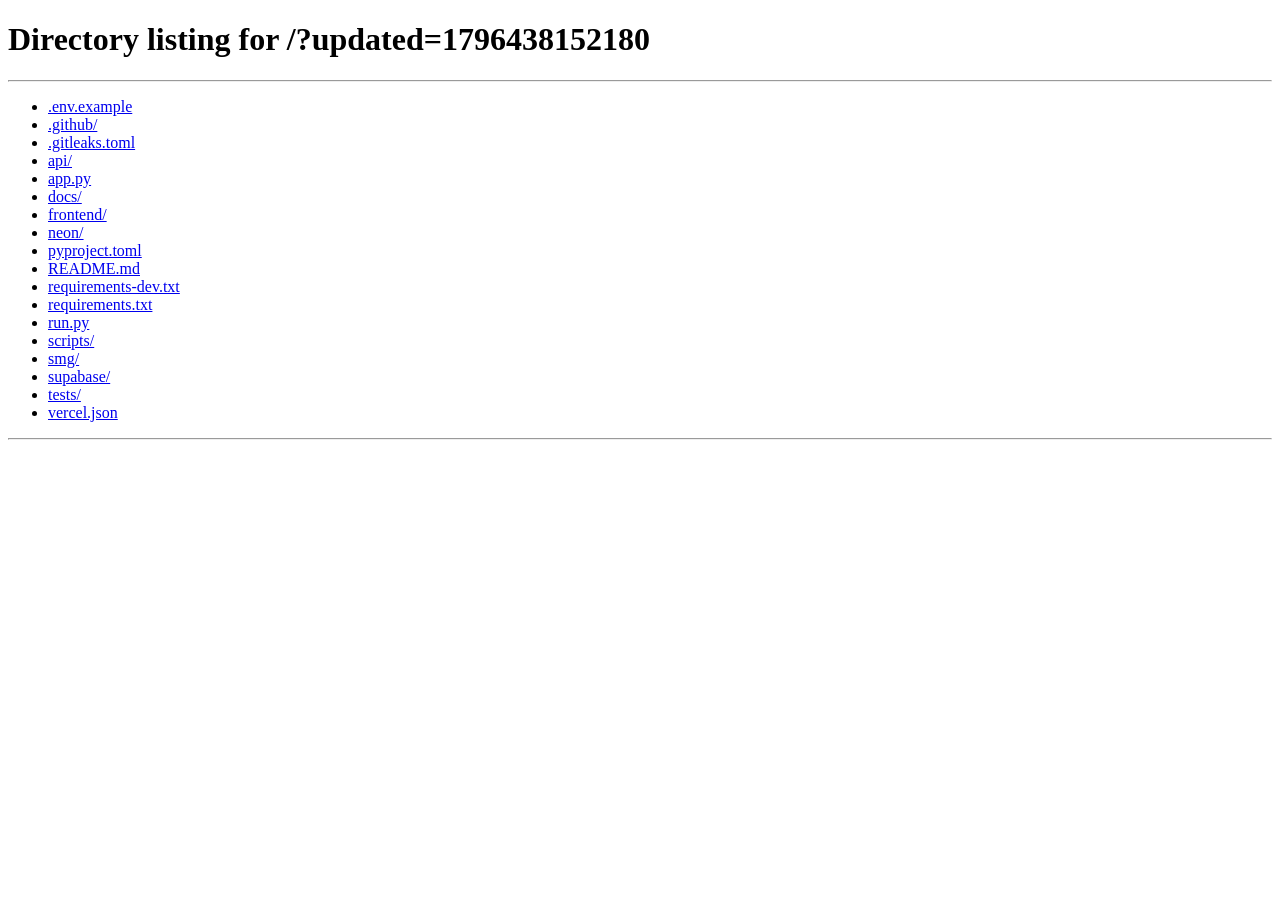
<file: frontend/atualizar.html>
<!doctype html>
<html lang="pt-BR">
<head>
  <meta charset="UTF-8" />
  <meta name="viewport" content="width=device-width, initial-scale=1.0" />
  <meta http-equiv="Cache-Control" content="no-store, no-cache, must-revalidate" />
  <meta http-equiv="Pragma" content="no-cache" />
  <meta http-equiv="Expires" content="0" />
  <title>Atualizando Arte de Aprender</title>
  <style>
    body{font-family:-apple-system,BlinkMacSystemFont,"Segoe UI",sans-serif;background:#f8f2fb;color:#2f2433;min-height:100vh;margin:0;display:grid;place-items:center;padding:24px}
    main{max-width:520px;width:100%;background:#fff;border-radius:24px;padding:28px;box-shadow:0 18px 50px rgba(73,43,82,.14);text-align:center}
    h1{color:#713978;margin:0 0 12px}p{line-height:1.55;color:#5a515f}strong{color:#713978}
    button{border:0;border-radius:14px;padding:13px 20px;background:linear-gradient(135deg,#9f5aa6,#713978);color:#fff;font-weight:800;cursor:pointer}
  </style>
</head>
<body>
  <main>
    <h1>Atualizando o Arte de Aprender</h1>
    <p id="status">Removendo apenas os arquivos temporários da versão anterior. <strong>Seus cadastros não serão apagados.</strong></p>
    <button id="retry" type="button" hidden>Tentar novamente</button>
  </main>
  <script src="atualizar.js?v=1" defer></script>
</body>
</html>
</file>
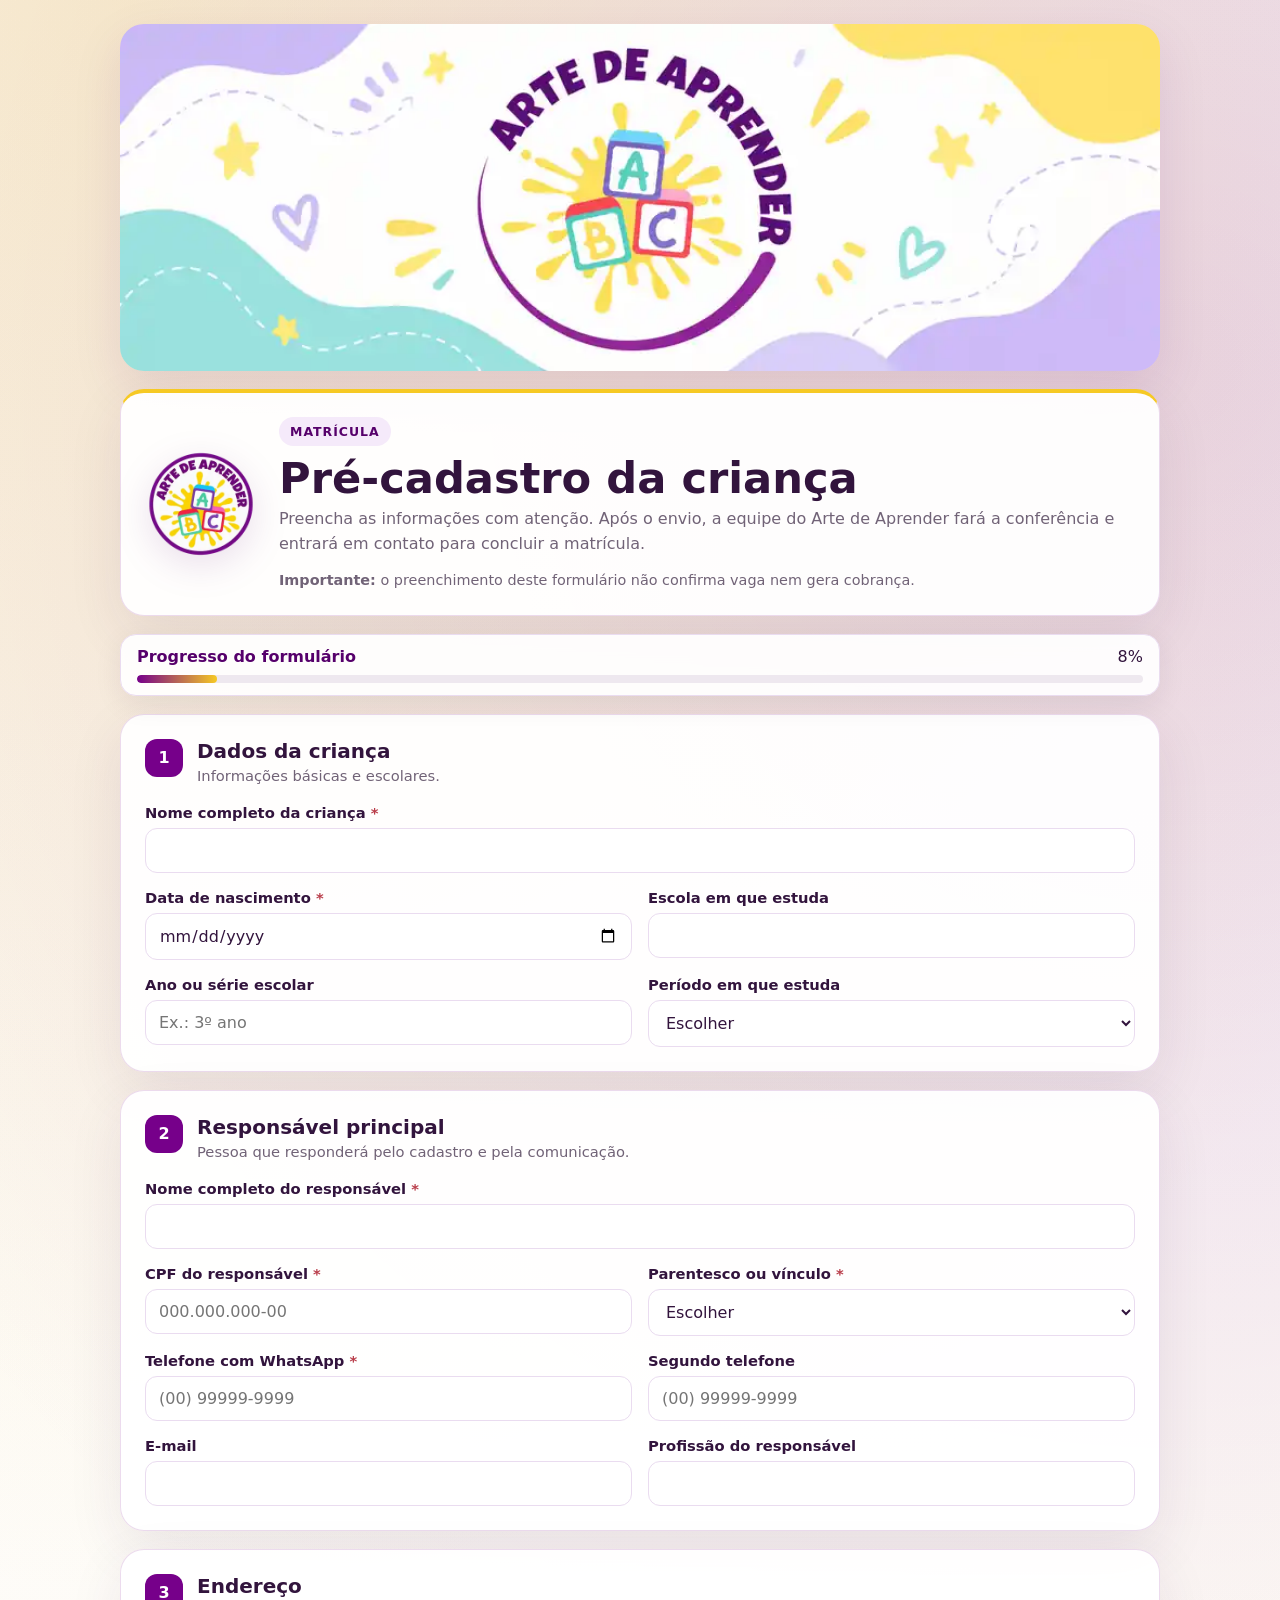
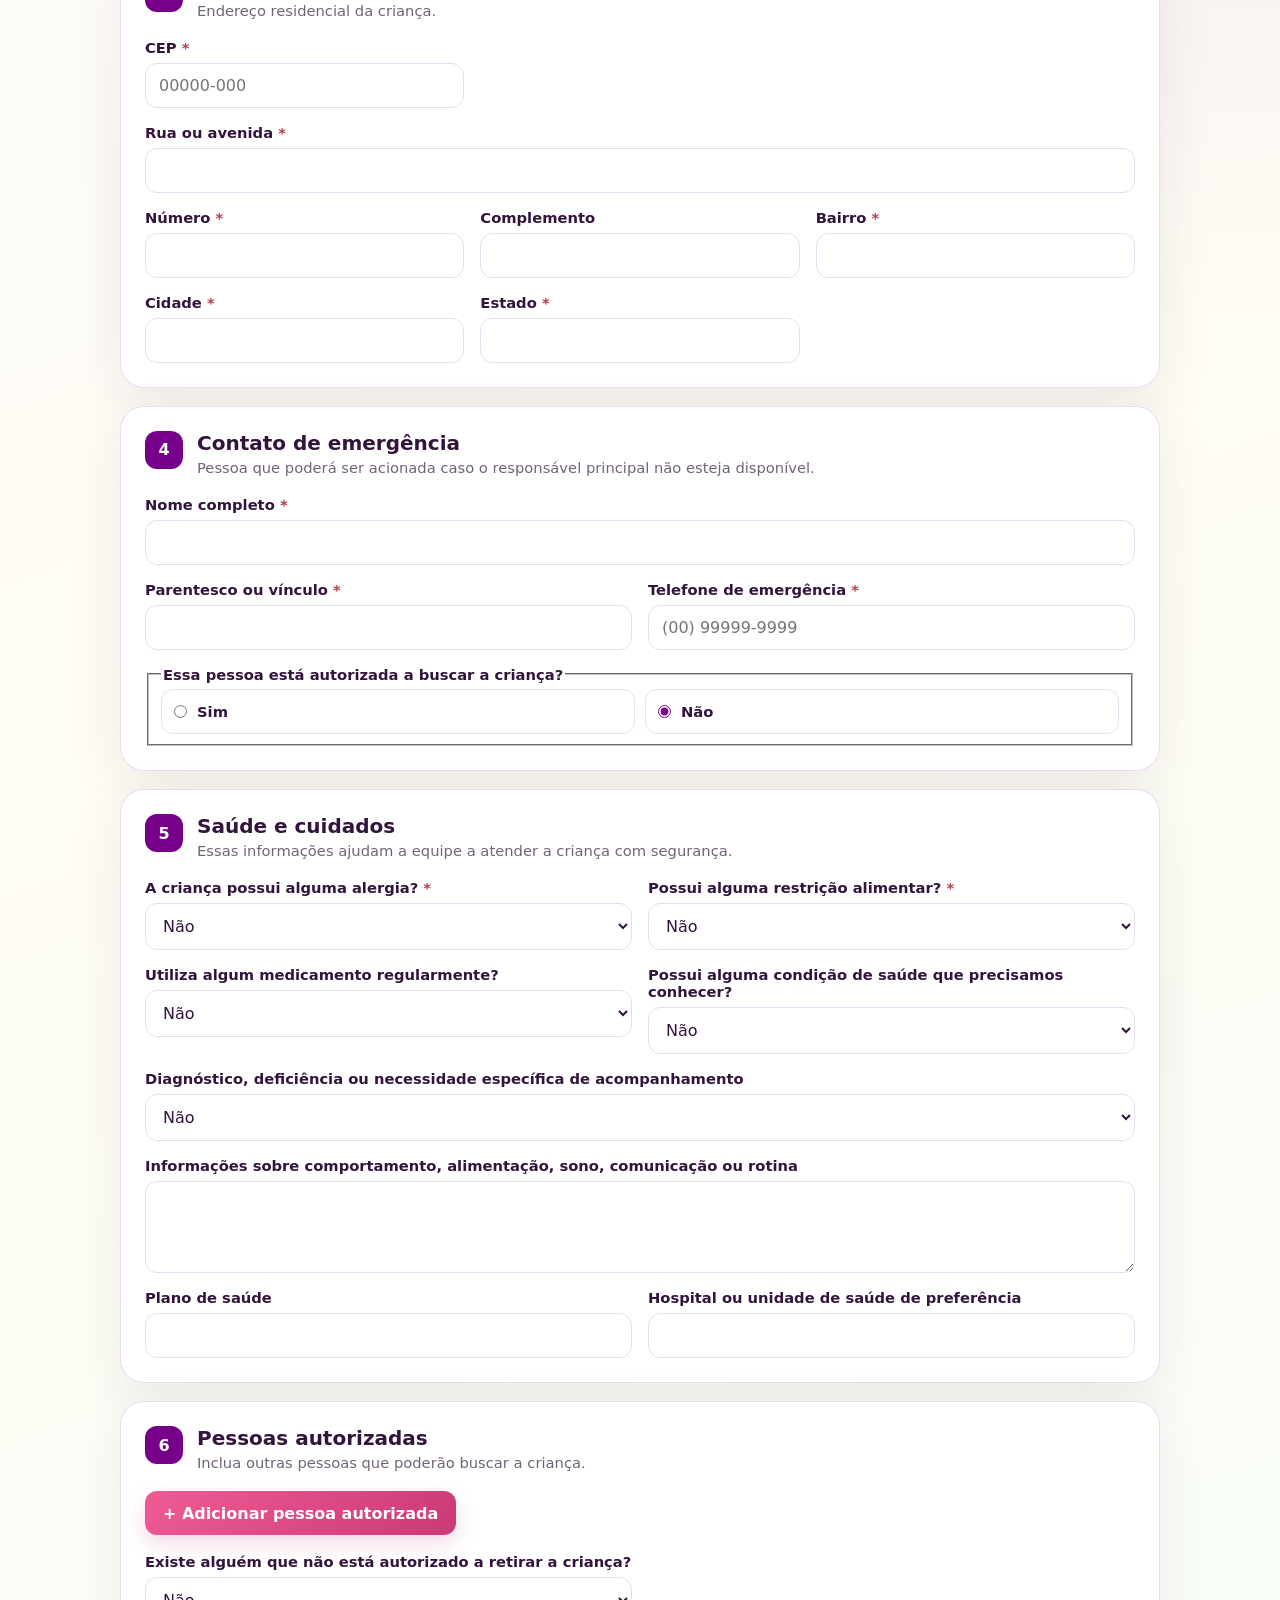
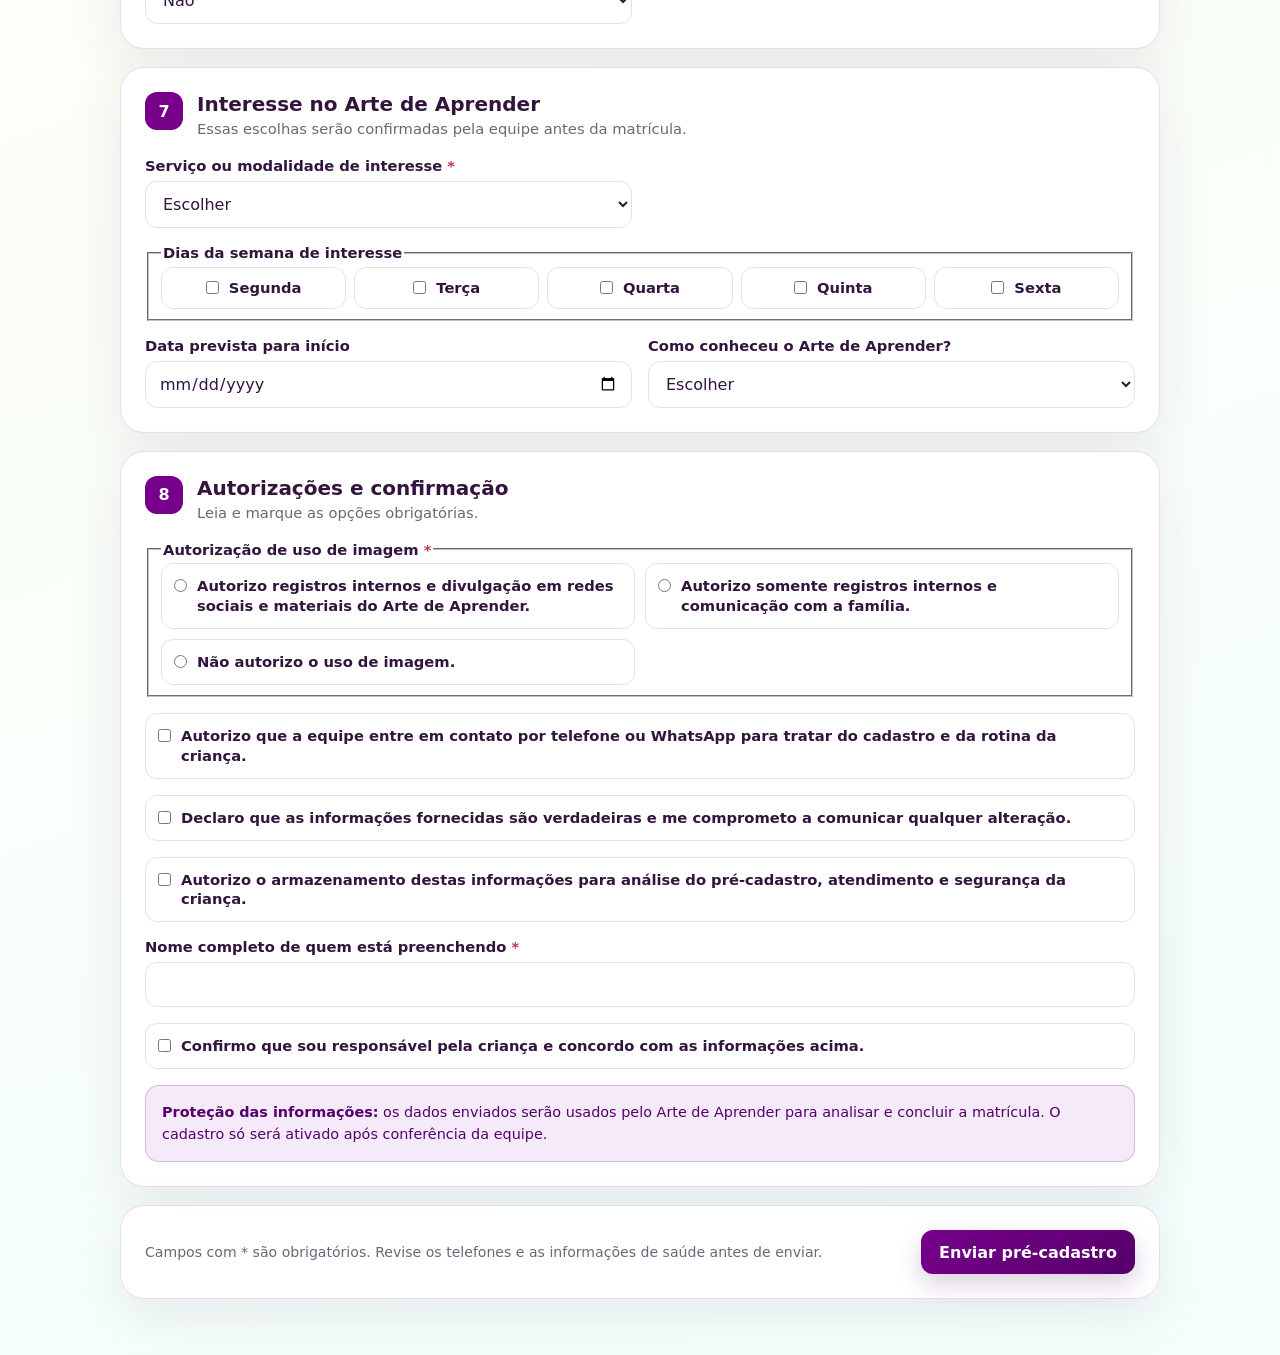
<file: frontend/pre-cadastro.html>
<!doctype html>
<html lang="pt-BR">
  <head>
    <meta charset="UTF-8" />
    <meta name="viewport" content="width=device-width, initial-scale=1.0" />
    <meta name="theme-color" content="#76008a" />
    <meta name="robots" content="noindex,nofollow" />
    <title>Pré-cadastro | Arte de Aprender</title>
    <link rel="icon" type="image/webp" href="logo-circular.webp?v=20261001" />
    <link rel="stylesheet" href="pre-cadastro.css?v=20261001" />
  </head>
  <body>
    <main class="page-shell">
      <img class="pre-registration-banner" src="banner-precadastro.webp?v=20261001" decoding="async" alt="Arte de Aprender" />
      <header class="hero">
        <img class="hero-logo" src="logo-circular.webp?v=20261001" alt="Arte de Aprender" />
        <div>
          <span class="eyebrow">Matrícula</span>
          <h1>Pré-cadastro da criança</h1>
          <p>Preencha as informações com atenção. Após o envio, a equipe do Arte de Aprender fará a conferência e entrará em contato para concluir a matrícula.</p>
          <p class="hero-note"><strong>Importante:</strong> o preenchimento deste formulário não confirma vaga nem gera cobrança.</p>
        </div>
      </header>

      <div class="progress-card" aria-live="polite">
        <div class="progress-row"><strong>Progresso do formulário</strong><span id="progressLabel">0%</span></div>
        <div class="progress-track"><div class="progress-bar" id="progressBar"></div></div>
      </div>

      <div class="form-alert" id="formAlert" role="alert"></div>

      <form id="preRegistrationForm" novalidate>
        <input class="honeypot" id="website" name="website" tabindex="-1" autocomplete="off" aria-hidden="true" />

        <section class="form-section">
          <div class="section-head"><span class="section-number">1</span><div><h2>Dados da criança</h2><p>Informações básicas e escolares.</p></div></div>
          <div class="field-grid">
            <div class="field wide"><label class="required" for="childName">Nome completo da criança</label><input id="childName" autocomplete="name" required maxlength="160" /></div>
            <div class="field"><label class="required" for="birthDate">Data de nascimento</label><input id="birthDate" type="date" required /></div>
            <div class="field"><label for="schoolName">Escola em que estuda</label><input id="schoolName" maxlength="180" /></div>
            <div class="field"><label for="schoolYear">Ano ou série escolar</label><input id="schoolYear" placeholder="Ex.: 3º ano" maxlength="80" /></div>
            <div class="field"><label for="schoolPeriod">Período em que estuda</label><select id="schoolPeriod"><option value="">Escolher</option><option>Manhã</option><option>Tarde</option><option>Integral</option><option>Não está matriculada</option></select></div>
          </div>
        </section>

        <section class="form-section">
          <div class="section-head"><span class="section-number">2</span><div><h2>Responsável principal</h2><p>Pessoa que responderá pelo cadastro e pela comunicação.</p></div></div>
          <div class="field-grid">
            <div class="field wide"><label class="required" for="guardianName">Nome completo do responsável</label><input id="guardianName" autocomplete="name" required maxlength="160" /></div>
            <div class="field"><label class="required" for="guardianCpf">CPF do responsável</label><input id="guardianCpf" inputmode="numeric" autocomplete="off" placeholder="000.000.000-00" required maxlength="14" /></div>
            <div class="field"><label class="required" for="relationship">Parentesco ou vínculo</label><select id="relationship" required><option value="">Escolher</option><option>Mãe</option><option>Pai</option><option>Avó</option><option>Avô</option><option>Responsável legal</option><option>Outro</option></select></div>
            <div class="field"><label class="required" for="guardianPhone">Telefone com WhatsApp</label><input id="guardianPhone" type="tel" inputmode="tel" autocomplete="tel" placeholder="(00) 99999-9999" required maxlength="16" /></div>
            <div class="field"><label for="secondPhone">Segundo telefone</label><input id="secondPhone" type="tel" inputmode="tel" placeholder="(00) 99999-9999" maxlength="16" /></div>
            <div class="field"><label for="email">E-mail</label><input id="email" type="email" autocomplete="email" maxlength="180" /></div>
            <div class="field"><label for="profession">Profissão do responsável</label><input id="profession" maxlength="120" /></div>
          </div>
        </section>

        <section class="form-section">
          <div class="section-head"><span class="section-number">3</span><div><h2>Endereço</h2><p>Endereço residencial da criança.</p></div></div>
          <div class="field-grid three">
            <div class="field"><label class="required" for="cep">CEP</label><input id="cep" inputmode="numeric" autocomplete="postal-code" placeholder="00000-000" required maxlength="9" /></div>
            <div class="field wide"><label class="required" for="street">Rua ou avenida</label><input id="street" autocomplete="address-line1" required maxlength="180" /></div>
            <div class="field"><label class="required" for="addressNumber">Número</label><input id="addressNumber" autocomplete="address-line2" required maxlength="30" /></div>
            <div class="field"><label for="complement">Complemento</label><input id="complement" maxlength="120" /></div>
            <div class="field"><label class="required" for="district">Bairro</label><input id="district" required maxlength="120" /></div>
            <div class="field"><label class="required" for="city">Cidade</label><input id="city" autocomplete="address-level2" value="" required maxlength="120" /></div>
            <div class="field"><label class="required" for="state">Estado</label><input id="state" autocomplete="address-level1" value="" required maxlength="2" /></div>
          </div>
        </section>

        <section class="form-section">
          <div class="section-head"><span class="section-number">4</span><div><h2>Contato de emergência</h2><p>Pessoa que poderá ser acionada caso o responsável principal não esteja disponível.</p></div></div>
          <div class="field-grid">
            <div class="field wide"><label class="required" for="emergencyName">Nome completo</label><input id="emergencyName" required maxlength="160" /></div>
            <div class="field"><label class="required" for="emergencyRelationship">Parentesco ou vínculo</label><input id="emergencyRelationship" required maxlength="80" /></div>
            <div class="field"><label class="required" for="emergencyPhone">Telefone de emergência</label><input id="emergencyPhone" type="tel" inputmode="tel" placeholder="(00) 99999-9999" required maxlength="16" /></div>
            <fieldset class="field wide"><legend>Essa pessoa está autorizada a buscar a criança?</legend><div class="choice-grid"><label class="choice-card"><input type="radio" name="emergencyAuthorizedPickup" value="true" /><span>Sim</span></label><label class="choice-card"><input type="radio" name="emergencyAuthorizedPickup" value="false" checked /><span>Não</span></label></div></fieldset>
          </div>
        </section>

        <section class="form-section">
          <div class="section-head"><span class="section-number">5</span><div><h2>Saúde e cuidados</h2><p>Essas informações ajudam a equipe a atender a criança com segurança.</p></div></div>
          <div class="field-grid">
            <div class="field"><label class="required" for="hasAllergy">A criança possui alguma alergia?</label><select id="hasAllergy" required data-conditional-target="allergyDetailsBox"><option value="false">Não</option><option value="true">Sim</option></select></div>
            <div class="field conditional wide" id="allergyDetailsBox"><label for="allergyDetails">Qual alergia e quais cuidados devem ser tomados?</label><textarea id="allergyDetails" maxlength="1500"></textarea></div>

            <div class="field"><label class="required" for="hasFoodRestriction">Possui alguma restrição alimentar?</label><select id="hasFoodRestriction" required data-conditional-target="foodRestrictionBox"><option value="false">Não</option><option value="true">Sim</option></select></div>
            <div class="field conditional wide" id="foodRestrictionBox"><label for="foodRestrictionDetails">Quais alimentos não pode consumir?</label><textarea id="foodRestrictionDetails" maxlength="1500"></textarea></div>

            <div class="field"><label for="usesMedication">Utiliza algum medicamento regularmente?</label><select id="usesMedication" data-conditional-target="medicationBox"><option value="false">Não</option><option value="true">Sim</option></select></div>
            <div class="field conditional wide" id="medicationBox"><label for="medicationDetails">Nome do medicamento, horário e orientações importantes</label><textarea id="medicationDetails" maxlength="1500"></textarea></div>

            <div class="field"><label for="hasHealthCondition">Possui alguma condição de saúde que precisamos conhecer?</label><select id="hasHealthCondition" data-conditional-target="healthConditionBox"><option value="false">Não</option><option value="true">Sim</option></select></div>
            <div class="field conditional wide" id="healthConditionBox"><label for="healthConditionDetails">Condição e cuidados necessários</label><textarea id="healthConditionDetails" maxlength="2000"></textarea></div>

            <div class="field wide"><label for="diagnosisStatus">Diagnóstico, deficiência ou necessidade específica de acompanhamento</label><select id="diagnosisStatus" data-diagnosis-select><option value="Não">Não</option><option value="Sim">Sim</option><option value="Em processo de avaliação">Está em processo de avaliação</option><option value="Prefiro conversar pessoalmente">Prefiro conversar pessoalmente</option></select></div>
            <div class="field conditional wide" id="diagnosisDetailsBox"><label for="diagnosisDetails">Descreva as informações e cuidados que considera importantes</label><textarea id="diagnosisDetails" maxlength="2000"></textarea></div>

            <div class="field wide"><label for="routineDetails">Informações sobre comportamento, alimentação, sono, comunicação ou rotina</label><textarea id="routineDetails" maxlength="2500"></textarea></div>
            <div class="field"><label for="healthPlan">Plano de saúde</label><input id="healthPlan" maxlength="180" /></div>
            <div class="field"><label for="preferredHospital">Hospital ou unidade de saúde de preferência</label><input id="preferredHospital" maxlength="180" /></div>
          </div>
        </section>

        <section class="form-section">
          <div class="section-head"><span class="section-number">6</span><div><h2>Pessoas autorizadas</h2><p>Inclua outras pessoas que poderão buscar a criança.</p></div></div>
          <div class="authorized-list" id="authorizedPeopleList"></div>
          <button type="button" class="secondary-button" id="addAuthorizedPerson">+ Adicionar pessoa autorizada</button>
          <div class="field-grid" style="margin-top:18px">
            <div class="field"><label for="hasUnauthorizedPerson">Existe alguém que não está autorizado a retirar a criança?</label><select id="hasUnauthorizedPerson" data-conditional-target="unauthorizedPersonBox"><option value="false">Não</option><option value="true">Sim</option></select></div>
            <div class="field conditional wide" id="unauthorizedPersonBox"><label for="unauthorizedPersonDetails">Nome da pessoa e orientações necessárias</label><textarea id="unauthorizedPersonDetails" maxlength="1200"></textarea></div>
          </div>
        </section>

        <section class="form-section">
          <div class="section-head"><span class="section-number">7</span><div><h2>Interesse no Arte de Aprender</h2><p>Essas escolhas serão confirmadas pela equipe antes da matrícula.</p></div></div>
          <div class="field-grid">
            <div class="field"><label class="required" for="serviceInterest">Serviço ou modalidade de interesse</label><select id="serviceInterest" required data-conditional-target="otherServiceBox"><option value="">Escolher</option><option>Contraturno</option><option>Hora avulsa</option><option>Diária</option><option>Colônia de férias</option><option>Ballet</option><option>Karatê</option><option>Inglês</option><option>Outro</option></select></div>
            <div class="field conditional" id="otherServiceBox"><label for="otherService">Qual outro serviço?</label><input id="otherService" maxlength="160" /></div>
            <fieldset class="field wide"><legend>Dias da semana de interesse</legend><div class="weekday-grid"><label class="choice-card"><input type="checkbox" name="weekdays" value="Segunda-feira" /><span>Segunda</span></label><label class="choice-card"><input type="checkbox" name="weekdays" value="Terça-feira" /><span>Terça</span></label><label class="choice-card"><input type="checkbox" name="weekdays" value="Quarta-feira" /><span>Quarta</span></label><label class="choice-card"><input type="checkbox" name="weekdays" value="Quinta-feira" /><span>Quinta</span></label><label class="choice-card"><input type="checkbox" name="weekdays" value="Sexta-feira" /><span>Sexta</span></label></div></fieldset>
            <div class="field"><label for="expectedStartDate">Data prevista para início</label><input id="expectedStartDate" type="date" /></div>
            <div class="field"><label for="referralSource">Como conheceu o Arte de Aprender?</label><select id="referralSource" data-conditional-target="referralOtherBox"><option value="">Escolher</option><option>Indicação</option><option>Instagram</option><option>Facebook</option><option>WhatsApp</option><option>Escola</option><option>Evento</option><option>Outro</option></select></div>
            <div class="field conditional" id="referralOtherBox"><label for="referralOther">Conte para nós</label><input id="referralOther" maxlength="160" /></div>
          </div>
        </section>

        <section class="form-section">
          <div class="section-head"><span class="section-number">8</span><div><h2>Autorizações e confirmação</h2><p>Leia e marque as opções obrigatórias.</p></div></div>
          <div class="field-grid">
            <fieldset class="field wide"><legend class="required">Autorização de uso de imagem</legend><div class="choice-grid"><label class="choice-card"><input type="radio" name="imageAuthorization" value="internal-social" required /><span>Autorizo registros internos e divulgação em redes sociais e materiais do Arte de Aprender.</span></label><label class="choice-card"><input type="radio" name="imageAuthorization" value="internal-only" /><span>Autorizo somente registros internos e comunicação com a família.</span></label><label class="choice-card"><input type="radio" name="imageAuthorization" value="none" /><span>Não autorizo o uso de imagem.</span></label></div></fieldset>
            <div class="field wide"><label class="check-line"><input id="consentContact" type="checkbox" required /><span>Autorizo que a equipe entre em contato por telefone ou WhatsApp para tratar do cadastro e da rotina da criança.</span></label></div>
            <div class="field wide"><label class="check-line"><input id="consentTruth" type="checkbox" required /><span>Declaro que as informações fornecidas são verdadeiras e me comprometo a comunicar qualquer alteração.</span></label></div>
            <div class="field wide"><label class="check-line"><input id="consentStorage" type="checkbox" required /><span>Autorizo o armazenamento destas informações para análise do pré-cadastro, atendimento e segurança da criança.</span></label></div>
            <div class="field wide"><label class="required" for="submitterName">Nome completo de quem está preenchendo</label><input id="submitterName" required maxlength="160" /></div>
            <div class="field wide"><label class="check-line"><input id="consentResponsibility" type="checkbox" required /><span>Confirmo que sou responsável pela criança e concordo com as informações acima.</span></label></div>
            <div class="field wide"><div class="privacy-box"><strong>Proteção das informações:</strong> os dados enviados serão usados pelo Arte de Aprender para analisar e concluir a matrícula. O cadastro só será ativado após conferência da equipe.</div></div>
          </div>
        </section>

        <section class="form-section form-footer">
          <p>Campos com * são obrigatórios. Revise os telefones e as informações de saúde antes de enviar.</p>
          <button type="submit" class="primary-button" id="submitButton">Enviar pré-cadastro</button>
        </section>
      </form>

      <section class="success-card" id="successCard" aria-live="polite">
        <div class="success-icon">✓</div>
        <h2>Pré-cadastro enviado!</h2>
        <p>As informações foram recebidas pela equipe do Arte de Aprender. Guarde o protocolo abaixo.</p>
        <div class="protocol" id="protocolNumber"></div>
        <p>O envio não confirma vaga. A equipe entrará em contato para revisar o plano, os dias e os valores antes de efetivar a matrícula.</p>
      </section>
    </main>

    <script src="pre-cadastro.js?v=20261001"></script>
  </body>
</html>
</file>
<file: frontend/pre-cadastro.css>
:root {
  color-scheme: light;
  --purple: #76008a;
  --purple-dark: #56006b;
  --purple-soft: #f5eafa;
  --yellow: #f6c924;
  --pink: #ef5b94;
  --pink-dark: #cb3976;
  --ink: #32143d;
  --muted: #716377;
  --line: #eadcf0;
  --surface: rgba(255, 255, 255, 0.94);
  --danger: #b93d4a;
  --success: #197348;
}

* { box-sizing: border-box; }
html { scroll-behavior: smooth; }
body {
  margin: 0;
  min-height: 100vh;
  font-family: Inter, ui-sans-serif, system-ui, -apple-system, BlinkMacSystemFont, "Segoe UI", sans-serif;
  color: var(--ink);
  background:
    radial-gradient(circle at 10% 0%, rgba(246, 201, 36, 0.22), transparent 34%),
    radial-gradient(circle at 92% 8%, rgba(118, 0, 138, 0.16), transparent 36%),
    linear-gradient(160deg,#fbf9ff 0%,#fffdf4 48%,#f4fffc 100%);
}

button, input, select, textarea { font: inherit; }
button { cursor: pointer; }

.page-shell { width: min(1040px, calc(100% - 24px)); margin: 24px auto 56px; }
.hero, .form-section, .success-card {
  background: var(--surface);
  border: 1px solid rgba(118, 0, 138, 0.14);
  box-shadow: 0 18px 55px rgba(71, 37, 77, 0.09);
  border-radius: 24px;
}

.hero {
  display: grid;
  grid-template-columns: auto 1fr;
  gap: 22px;
  align-items: center;
  padding: 24px;
  margin-bottom: 18px;
}
.hero-logo { width: 112px; height: 112px; object-fit: contain; }
.eyebrow {
  display: inline-flex;
  padding: 7px 11px;
  border-radius: 999px;
  background: var(--purple-soft);
  color: var(--purple-dark);
  font-size: 0.78rem;
  font-weight: 800;
  letter-spacing: 0.08em;
  text-transform: uppercase;
}
h1 { margin: 10px 0 6px; font-size: clamp(1.75rem, 4vw, 2.7rem); line-height: 1.05; }
.hero p { margin: 0; color: var(--muted); line-height: 1.55; }
.hero-note { margin-top: 12px !important; font-size: 0.9rem; }

.progress-card {
  position: sticky;
  top: 10px;
  z-index: 5;
  margin-bottom: 18px;
  padding: 12px 16px;
  border: 1px solid var(--line);
  border-radius: 16px;
  background: rgba(255, 255, 255, 0.92);
  backdrop-filter: blur(12px);
  box-shadow: 0 8px 28px rgba(43, 27, 46, 0.08);
}
.progress-row { display: flex; align-items: center; justify-content: space-between; gap: 12px; }
.progress-row strong { color: var(--purple-dark); }
.progress-track { height: 8px; border-radius: 99px; background: #eee8ef; overflow: hidden; margin-top: 9px; }
.progress-bar { width: 0; height: 100%; border-radius: inherit; background: linear-gradient(90deg, var(--purple), var(--yellow)); transition: width 180ms ease; }

.form-section { padding: 24px; margin-bottom: 18px; }
.section-head { display: flex; gap: 14px; align-items: flex-start; margin-bottom: 20px; }
.section-number {
  flex: 0 0 38px;
  width: 38px;
  height: 38px;
  display: grid;
  place-items: center;
  border-radius: 12px;
  background: var(--purple);
  color: white;
  font-weight: 900;
}
.section-head h2 { margin: 0 0 4px; font-size: 1.25rem; }
.section-head p { margin: 0; color: var(--muted); font-size: 0.92rem; }

.field-grid { display: grid; grid-template-columns: repeat(2, minmax(0, 1fr)); gap: 16px; }
.field-grid.three { grid-template-columns: repeat(3, minmax(0, 1fr)); }
.field { display: grid; gap: 7px; align-content: start; }
.field.wide { grid-column: 1 / -1; }
.field label, .field > span, fieldset legend { font-weight: 750; font-size: 0.92rem; }
.required::after { content: " *"; color: var(--danger); }
input, select, textarea {
  width: 100%;
  border: 1px solid var(--line);
  border-radius: 12px;
  background: white;
  color: var(--ink);
  padding: 12px 13px;
  outline: none;
  transition: border-color 150ms ease, box-shadow 150ms ease;
}
textarea { min-height: 92px; resize: vertical; line-height: 1.45; }
input:focus, select:focus, textarea:focus {
  border-color: var(--purple);
  box-shadow: 0 0 0 4px rgba(118, 0, 138, 0.12);
}
input[aria-invalid="true"], select[aria-invalid="true"], textarea[aria-invalid="true"] { border-color: var(--danger); }
.field small { color: var(--muted); line-height: 1.35; }

.choice-grid { display: grid; grid-template-columns: repeat(2, minmax(0, 1fr)); gap: 10px; }
.choice-card, .check-line {
  display: flex;
  gap: 10px;
  align-items: flex-start;
  padding: 12px;
  border: 1px solid var(--line);
  border-radius: 12px;
  background: #fff;
}
.choice-card input, .check-line input { width: auto; margin: 3px 0 0; accent-color: var(--purple); }
.choice-card span, .check-line span { font-weight: 650; line-height: 1.35; }
.weekday-grid { display: grid; grid-template-columns: repeat(5, minmax(0, 1fr)); gap: 8px; }
.weekday-grid .choice-card { justify-content: center; align-items: center; padding: 10px 6px; }
.weekday-grid .choice-card input { margin: 0; }

.conditional { display: none; }
.conditional.is-visible { display: grid; }

.authorized-list { display: grid; gap: 12px; }
.authorized-person {
  display: grid;
  grid-template-columns: 1.35fr 1fr 1fr 1fr auto;
  gap: 10px;
  padding: 14px;
  border: 1px solid var(--line);
  border-radius: 14px;
  background: #fcfafc;
}
.remove-person { border: 0; border-radius: 10px; background: #f8e7e9; color: var(--danger); padding: 0 12px; font-weight: 900; }
.secondary-button, .primary-button {
  border: 0;
  border-radius: 12px;
  min-height: 44px;
  padding: 11px 18px;
  font-weight: 850;
}
.secondary-button {
  background: linear-gradient(135deg, var(--pink), var(--pink-dark));
  color: white;
  box-shadow: 0 8px 20px rgba(201, 79, 139, 0.22);
}
.secondary-button:hover { filter: brightness(1.04); }
.primary-button { background: linear-gradient(135deg, var(--purple), var(--purple-dark)); color: white; box-shadow: 0 10px 24px rgba(101, 48, 111, 0.23); }
.primary-button:disabled { opacity: 0.58; cursor: wait; }

.privacy-box {
  padding: 16px;
  border-radius: 14px;
  border: 1px solid rgba(118, 0, 138, 0.22);
  background: var(--purple-soft);
  color: var(--purple-dark);
  line-height: 1.5;
  font-size: 0.9rem;
}
.form-footer { display: flex; align-items: center; justify-content: space-between; gap: 16px; }
.form-footer p { margin: 0; color: var(--muted); font-size: 0.88rem; }

.form-alert { display: none; margin-bottom: 18px; padding: 14px 16px; border-radius: 14px; border: 1px solid #efb9c0; background: #fff0f2; color: #8d2632; font-weight: 700; }
.form-alert.is-visible { display: block; }

.success-card { display: none; text-align: center; padding: 38px 24px; }
.success-card.is-visible { display: block; }
.success-icon { width: 68px; height: 68px; margin: 0 auto 14px; display: grid; place-items: center; border-radius: 50%; background: #e6f5ed; color: var(--success); font-size: 2rem; font-weight: 900; }
.success-card h2 { margin: 0 0 8px; }
.success-card p { color: var(--muted); line-height: 1.55; }
.protocol { display: inline-flex; margin: 10px 0; padding: 10px 16px; border-radius: 12px; background: var(--purple-soft); color: var(--purple-dark); font-weight: 900; letter-spacing: 0.04em; }

.honeypot { position: absolute !important; left: -9999px !important; width: 1px !important; height: 1px !important; opacity: 0 !important; }

@media (max-width: 760px) {
  .page-shell { width: min(100% - 16px, 1040px); margin-top: 8px; }
  .hero { grid-template-columns: 1fr; text-align: center; padding: 20px; }
  .hero-logo { margin: auto; width: 94px; height: 94px; }
  .field-grid, .field-grid.three { grid-template-columns: 1fr; }
  .field.wide { grid-column: auto; }
  .choice-grid { grid-template-columns: 1fr; }
  .weekday-grid { grid-template-columns: repeat(2, 1fr); }
  .authorized-person { grid-template-columns: 1fr; }
  .remove-person { min-height: 40px; }
  .form-section { padding: 18px 15px; border-radius: 18px; }
  .form-footer { align-items: stretch; flex-direction: column; }
  .primary-button { width: 100%; }
}
.pre-registration-banner{display:block;width:100%;aspect-ratio:3/1;object-fit:cover;border-radius:24px;margin-bottom:18px;box-shadow:0 18px 50px rgba(86,0,107,.10)}
.hero{border-top:4px solid var(--yellow)}
.hero-logo{filter:drop-shadow(0 10px 18px rgba(86,0,107,.12))}
@media(max-width:760px){.pre-registration-banner{border-radius:18px}}
</file>
